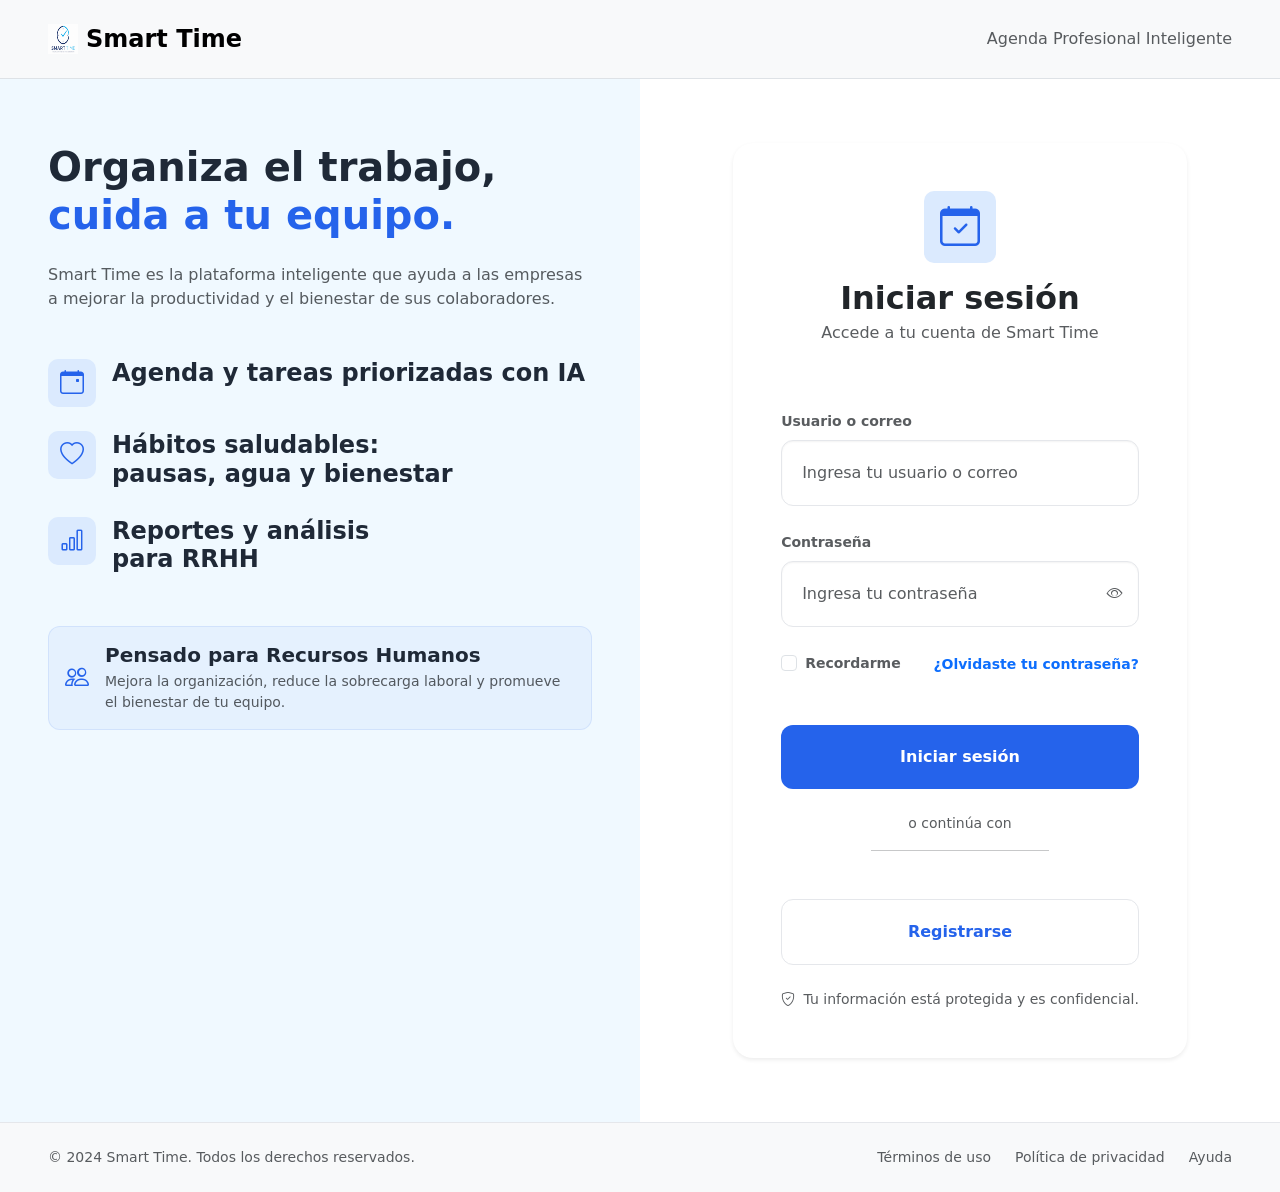
<file: index.html>
<!DOCTYPE html>
<html lang="es">

<head>
    <meta charset="UTF-8">
    <meta name="viewport" content="width=device-width, initial-scale=1.0">
    <title>Smart Time - Agenda Profesional Inteligente</title>
    <link href="https://cdn.jsdelivr.net/npm/bootstrap@5.3.0/dist/css/bootstrap.min.css" rel="stylesheet">
    <link rel="stylesheet" href="https://cdn.jsdelivr.net/npm/bootstrap-icons@1.11.0/font/bootstrap-icons.css">
    <style>
        :root {
            --st-primary-blue: #2563EB;
            /* Azul de los botones y textos resaltados */
            --st-bg-light-blue: #F0F9FF;
            /* Fondo claro de la izquierda */
            --st-text-dark: #1F2937;
            /* Color de texto principal */
            --st-text-muted: #6B7280;
            /* Color de texto secundario */
        }

        body {
            font-family: system-ui, -apple-system, sans-serif;
            color: var(--st-text-dark);
            background-color: #fff;
        }

        /* Estilos para el contenedor principal de la página completa */
        .full-page-container {
            min-height: 100vh;
            display: flex;
            flex-direction: column;
        }

        .main-content {
            flex: 1;
            display: flex;
        }

        /* Estilos de la columna izquierda (Fondo, Padding) */
        .left-panel {
            background-color: var(--st-bg-light-blue);
            padding: 4rem 3rem;
            position: relative;
        }

        .hero-title {
            font-weight: 800;
            line-height: 1.2;
            margin-bottom: 1.5rem;
        }

        .hero-text-blue {
            color: var(--st-primary-blue);
        }

        .feature-icon-wrapper {
            background-color: #DBEAFE;
            /* Fondo azul muy claro para iconos */
            border-radius: 10px;
            display: flex;
            align-items: center;
            justify-content: center;
            width: 48px;
            height: 48px;
            margin-right: 1rem;
        }

        .feature-icon {
            font-size: 1.5rem;
            color: var(--st-primary-blue);
        }

        .feature-title {
            font-weight: 600;
            margin-bottom: 0.25rem;
        }

        .hr-callout {
            background-color: rgba(37, 99, 235, 0.05);
            /* Fondo muy claro */
            border: 1px solid rgba(37, 99, 235, 0.1);
            border-radius: 12px;
            padding: 1rem;
            margin-top: 2rem;
        }

        /* Estilos de la columna derecha (Fondo blanco) */
        .right-panel {
            background-color: #fff;
            padding: 4rem 3rem;
        }

        .login-card {
            border: none;
            box-shadow: 0 10px 15px -3px rgba(0, 0, 0, 0.1);
            /* Sombra suave */
            border-radius: 20px;
        }

        .login-title {
            font-weight: 800;
        }

        /* Input con bordes redondeados y sombra interior suave */
        .form-control-custom {
            border-radius: 12px;
            padding: 1.25rem;
            border: 1px solid #E5E7EB;
            box-shadow: inset 0 1px 2px rgba(0, 0, 0, 0.05);
        }

        .form-control-custom:focus {
            box-shadow: 0 0 0 3px rgba(37, 99, 235, 0.1);
            border-color: var(--st-primary-blue);
        }

        /* Botón de inicio de sesión */
        .btn-st-primary {
            background-color: var(--st-primary-blue);
            color: #fff;
            border-radius: 12px;
            padding: 1.25rem;
            border: none;
            font-weight: 600;
        }

        .btn-st-primary:hover {
            background-color: #1d4ed8;
            color: #fff;
        }

        /* Botón de registro */
        .btn-st-secondary {
            background-color: #fff;
            color: var(--st-primary-blue);
            border: 1px solid #E5E7EB;
            border-radius: 12px;
            padding: 1.25rem;
            font-weight: 600;
        }

        .btn-st-secondary:hover {
            background-color: #F9FAFB;
            color: var(--st-primary-blue);
        }

        /* Pie de página */
        footer {
            border-top: 1px solid #E5E7EB;
            color: var(--st-text-muted);
            font-size: 0.875rem;
        }
    </style>
</head>
<script src="assets/js/app.js"></script>

<body class="bg-light">

    <div class="full-page-container">

        <nav class="navbar navbar-expand-lg navbar-light bg-light py-3 border-bottom">
            <div class="container-fluid px-5">
                <a class="navbar-brand d-flex align-items-center" href="#">
                    <img src="assets/imagenes/logo.png" alt="Icono" width="30" height="30" class="me-2"> <span
                        class="fs-4 fw-bold">Smart Time</span>
                </a>
                <span class="navbar-text text-muted">Agenda Profesional Inteligente</span>
            </div>
        </nav>

        <div class="main-content">
            <div class="col-lg-6 left-panel">
                <div class="container-fluid px-0">
                    <h1 class="hero-title">Organiza el trabajo,<br><span class="hero-text-blue">cuida a tu
                            equipo.</span></h1>
                    <p class="text-muted mb-5">
                        Smart Time es la plataforma inteligente que ayuda a las empresas a mejorar la productividad y el
                        bienestar de sus colaboradores.
                    </p>

                    <div class="d-flex align-items-start mb-4">
                        <div class="feature-icon-wrapper">
                            <i class="bi bi-calendar-event feature-icon"></i>
                        </div>
                        <div>
                            <h4 class="feature-title">Agenda y tareas priorizadas con IA</h4>
                        </div>
                    </div>

                    <div class="d-flex align-items-start mb-4">
                        <div class="feature-icon-wrapper">
                            <i class="bi bi-heart feature-icon"></i>
                        </div>
                        <div>
                            <h4 class="feature-title">Hábitos saludables:<br>pausas, agua y bienestar</h4>
                        </div>
                    </div>

                    <div class="d-flex align-items-start mb-4">
                        <div class="feature-icon-wrapper">
                            <i class="bi bi-bar-chart feature-icon"></i>
                        </div>
                        <div>
                            <h4 class="feature-title">Reportes y análisis<br>para RRHH</h4>
                        </div>
                    </div>

                    <div class="hr-callout d-flex align-items-center mt-5">
                        <i class="bi bi-people feature-icon me-3"></i>
                        <div>
                            <h5 class="feature-title mb-1">Pensado para Recursos Humanos</h5>
                            <p class="text-muted mb-0 small">Mejora la organización, reduce la sobrecarga laboral y
                                promueve el bienestar de tu equipo.</p>
                        </div>
                    </div>

                </div>
            </div>

            <div class="col-lg-6 right-panel d-flex align-items-center justify-content-center">
                <div class="card shadow-sm p-5 login-card">
                    <div class="text-center mb-5">
                        <div class="feature-icon-wrapper mx-auto mb-3" style="width: 72px; height: 72px;">
                            <i class="bi bi-calendar-check feature-icon" style="font-size: 2.5rem;"></i>
                        </div>
                        <h2 class="login-title mb-1">Iniciar sesión</h2>
                        <p class="text-muted">Accede a tu cuenta de Smart Time</p>
                    </div>

                    <form>
                        <div class="mb-4">
                            <label for="username" class="form-label text-muted small fw-bold">Usuario o correo</label>
                            <input type="text" class="form-control form-control-custom" id="username"
                                placeholder="Ingresa tu usuario o correo">
                        </div>
                        <div class="mb-4">
                            <label for="password" class="form-label text-muted small fw-bold">Contraseña</label>
                            <div class="position-relative">
                                <input type="password" class="form-control form-control-custom" id="password"
                                    placeholder="Ingresa tu contraseña">
                                <i class="bi bi-eye position-absolute end-0 top-50 translate-middle-y me-3 text-muted"
                                    style="cursor: pointer;"></i>
                            </div>
                        </div>

                        <div class="d-flex justify-content-between align-items-center mb-5">
                            <div class="form-check">
                                <input class="form-check-input" type="checkbox" id="rememberMe">

                                <label class="form-check-label text-muted small fw-bold" for="rememberMe">
                                    Recordarme
                                </label>
                            </div>
                            <a href="#" class="text-primary text-decoration-none small fw-bold" data-bs-toggle="modal"
                                data-bs-target="#resetPasswordModal">¿Olvidaste tu contraseña?</a>
                            <div class="modal fade" id="resetPasswordModal" tabindex="-1" aria-hidden="true">
                                <div class="modal-dialog modal-dialog-centered">
                                    <div class="modal-content p-4" style="border-radius: 20px;">
                                        <div class="modal-header border-0">
                                            <h5 class="modal-title fw-bold fs-3">Recuperar Contraseña</h5>
                                            <button type="button" class="btn-close" data-bs-dismiss="modal"
                                                aria-label="Close"></button>
                                        </div>
                                        <div class="modal-body">
                                            <p class="text-muted small">Ingresa tu correo electrónico y te enviaremos
                                                las instrucciones para restablecer tu contraseña de forma local.</p>

                                            <form class="needs-validation" novalidate id="formResetPassword">
                                                <div class="mb-3">
                                                    <label class="form-label text-muted small fw-bold">Correo
                                                        Electrónico</label>
                                                    <input type="email" class="form-control form-control-custom"
                                                        placeholder="correo@ejemplo.com" required>
                                                    <div class="invalid-feedback">Ingresa el correo asociado a tu
                                                        cuenta.</div>
                                                </div>
                                                <button type="submit" class="btn btn-st-primary w-100 mt-2">Enviar
                                                    enlace de recuperación</button>
                                            </form>

                                            <div class="alert alert-success mt-3 d-none" id="resetAlert" role="alert">
                                                <i class="bi bi-check-circle-fill me-2"></i> ¡Enlace enviado! Revisa tu
                                                bandeja de entrada simulada.
                                            </div>
                                        </div>
                                    </div>
                                </div>
                            </div>
                        </div>

                        <button type="submit" class="btn btn-st-primary w-100 mb-4">Iniciar sesión</button>

                        <div class="text-center mb-4">
                            <p class="text-muted small">o continúa con</p>
                            <hr class="w-50 mx-auto mt-2 mb-4">
                        </div>
                        <button type="button" class="btn btn-st-secondary w-100 mb-4" data-bs-toggle="modal"
                            data-bs-target="#registerModal">Registrarse</button>


                        <div class="modal fade" id="registerModal" tabindex="-1" aria-labelledby="registerModalLabel"
                            aria-hidden="true">
                            <div class="modal-dialog modal-dialog-centered">
                                <div class="modal-content p-4" style="border-radius: 20px;">
                                    <div class="modal-header border-0">
                                        <h5 class="modal-title fw-bold fs-3" id="registerModalLabel">Crear Cuenta</h5>
                                        <button type="button" class="btn-close" data-bs-dismiss="modal"
                                            aria-label="Close"></button>
                                    </div>
                                    <div class="modal-body">
                                        <form class="needs-validation" novalidate id="formRegister">
                                            <div class="mb-3">
                                                <label class="form-label text-muted small fw-bold">Nombre
                                                    Completo</label>
                                                <input type="text" class="form-control form-control-custom"
                                                    placeholder="Ej. Juan Pérez" required>
                                                <div class="invalid-feedback">Por favor, ingresa tu nombre.</div>
                                            </div>
                                            <div class="mb-3">
                                                <label class="form-label text-muted small fw-bold">Correo
                                                    Electrónico</label>
                                                <input type="email" class="form-control form-control-custom"
                                                    placeholder="correo@ejemplo.com" required>
                                                <div class="invalid-feedback">Ingresa un correo electrónico válido.
                                                </div>
                                            </div>
                                            <div class="mb-3">
                                                <label class="form-label text-muted small fw-bold">Contraseña</label>
                                                <input type="password" class="form-control form-control-custom"
                                                    id="regPassword" placeholder="Mínimo 6 caracteres" minlength="6"
                                                    required>
                                                <div class="invalid-feedback">La contraseña debe tener al menos 6
                                                    caracteres.</div>
                                            </div>
                                            <button type="submit" class="btn btn-st-primary w-100 mt-3">Registrarme en
                                                Smart Time</button>
                                        </form>
                                    </div>
                                </div>
                            </div>
                        </div>

                        <div class="text-center text-muted small">
                            <i class="bi bi-shield-check me-1"></i> Tu información está protegida y es confidencial.
                        </div>
                    </form>
                </div>
            </div>
        </div>

        <footer class="py-4 bg-light">
            <div class="container-fluid px-5 d-flex justify-content-between align-items-center">
                <span class="text-muted">© 2024 Smart Time. Todos los derechos reservados.</span>
                <div class="d-flex gap-4">
                    <a href="#" class="text-muted text-decoration-none">Términos de uso</a>
                    <a href="#" class="text-muted text-decoration-none">Política de privacidad</a>
                    <a href="#" class="text-muted text-decoration-none">Ayuda</a>
                </div>
            </div>
        </footer>

    </div>

    <script src="https://cdn.jsdelivr.net/npm/bootstrap@5.3.0/dist/js/bootstrap.bundle.min.js"></script>

</body>

</html>
</file>
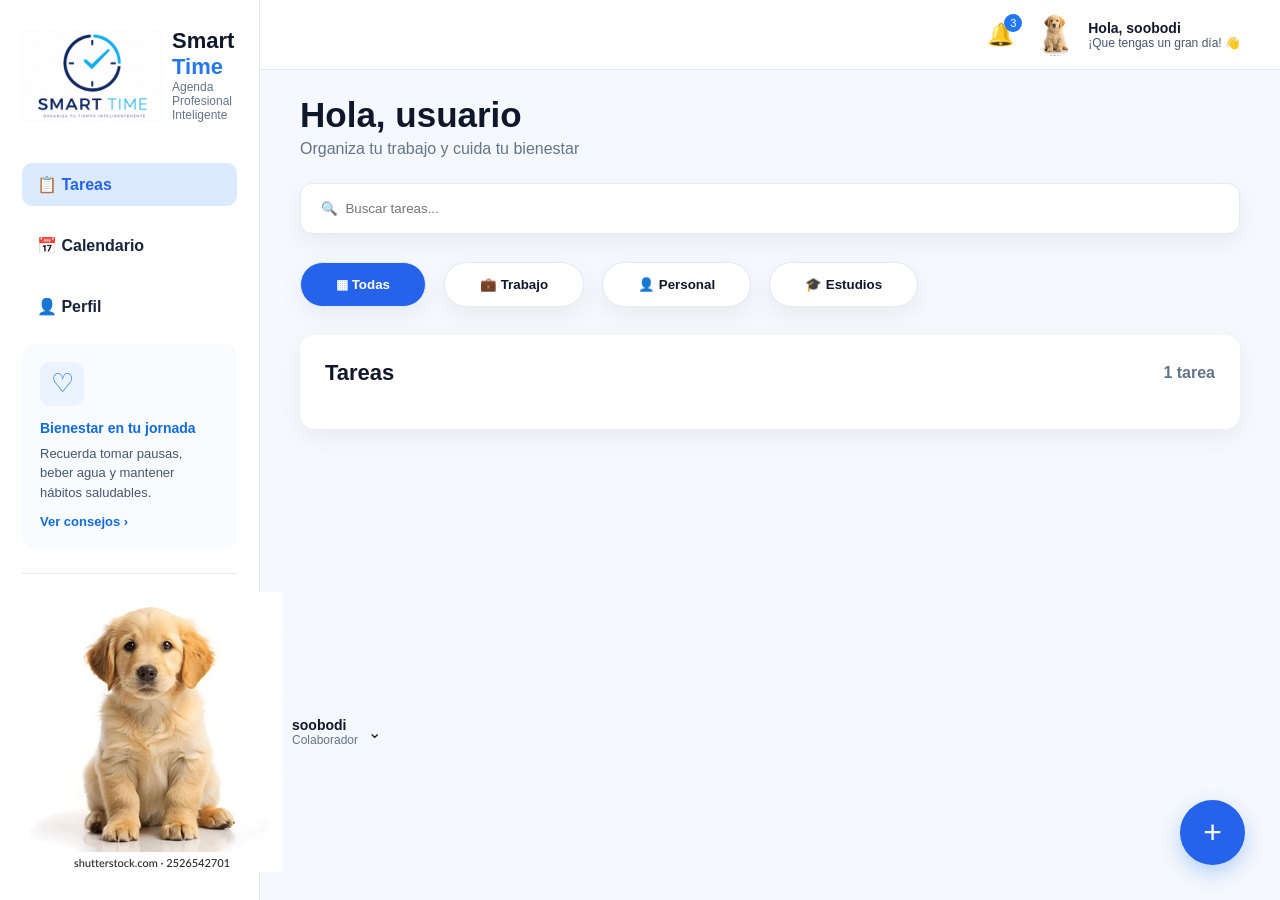
<file: tareas.html>
<!DOCTYPE html>
<html lang="es">
<head>
    <meta charset="UTF-8">
    <meta name="viewport" content="width=device-width, initial-scale=1.0">
    <title>Smart Time - Tareas</title>
    <link rel="stylesheet" href="assets/css/estilos.css">
</head>
<body>

       <aside class="sidebar">

        <div>

            <div class="logo">
                <img src="assets/imagenes/logo.png" alt="Logo Smart Time" class="logo-img">

                <div>
                    <h2>Smart <span>Time</span></h2>
                    <p>Agenda Profesional Inteligente</p>
                </div>
            </div>

            <nav class="menu">
                <a href="tareas.html" class="activo">📋 Tareas</a>
                <a href="calendario.html">📅 Calendario</a>
                <a href="perfil.html">👤 Perfil</a>
            </nav>

        </div>

        <div>

            <div class="bienestar">
                <div class="icono">♡</div>

                <h4>Bienestar en tu jornada</h4>

                <p>
                    Recuerda tomar pausas,
                    beber agua y mantener
                    hábitos saludables.
                </p>

                <a href="consejos.html">Ver consejos ›</a>
            </div>

            <div class="usuario-lateral">
                <img src="assets/imagenes/perrito.webp" alt="Perfil">

                <div>
                    <h4>soobodi</h4>
                    <p>Colaborador</p>
                </div>

                <span>⌄</span>
            </div>

        </div>

    </aside>

    <main class="contenido">

        <header class="superior">
            <div></div>

            <div></div>

            <div class="top-user">

                <div class="campana">
                    🔔
                    <span>3</span>
                </div>

                <img src="assets/imagenes/perrito.webp" alt="Perfil">

                <div>
                    <h4>Hola, soobodi</h4>
                    <p>¡Que tengas un gran día! 👋</p>
                </div>

            </div>

        </header>

        <section class="titulo">
            <h1>Hola, usuario</h1>
            <p>Organiza tu trabajo y cuida tu bienestar</p>
        </section>

        <section class="buscador-tareas">
            <input type="text" placeholder="🔍  Buscar tareas...">
        </section>

        <section class="filtros-tareas">
    <button class="filtro activo" data-filtro="Todas">▦ Todas</button>
    <button class="filtro" data-filtro="Trabajo">💼 Trabajo</button>
    <button class="filtro" data-filtro="Personal">👤 Personal</button>
    <button class="filtro" data-filtro="Estudios">🎓 Estudios</button>
</section>

        <section class="panel-tareas">

            <div class="encabezado-lista">
                <h2>Tareas</h2>
                <span>1 tarea</span>
            </div>

            <div class="lista-tareas">

            </div>

        </section>

        <a href="nueva_tarea.html" class="boton-flotante">+</a>

    </main>
    <script src="assets/js/tareas.js"></script>

</body>
</html>
</file>
<file: assets/css/estilos.css>
/* ==========================================================================
   1. VARIABLES DE DISEÑO (SISTEMA DE DISEÑO UNIFICADO)
   ========================================================================== */
:root {
    /* Paleta Principal (Smart Time Blue) */
    --color-principal: #2563eb;
    --color-principal-hover: #1d4ed8;
    --color-secundario: #dbeafe;
    --color-azul-variante: #2378f2;
    --color-azul-alerta: #126bdc;
    --color-azul-suave: #eef5ff;

    /* Neutros y Fondos */
    --color-fondo: #f5f8fc;
    --color-blanco: #ffffff;
    --color-texto: #0f172a;
    --color-texto-oscuro-variante: #0b1833;
    --color-texto-secundario: #64748b;
    --color-texto-muted: #526179;
    --color-texto-menu: #17243c;

    /* Bordes y Estados */
    --color-borde: #e4e9f2;
    --color-gris: #94a3b8;
    --color-peligro: #f3374f;
    --color-peligro-suave: #fee2e2;
    --color-peligro-texto: #dc2626;

    /* Elevaciones y Sombras */
    --sombra: 0 8px 25px rgba(15, 23, 42, 0.06);
    --sombra-suave: 0 6px 18px rgba(0, 0, 0, 0.04);
    --sombra-flotante: 0 8px 20px rgba(35, 120, 242, 0.3);
}

/* ==========================================================================
   2. RESET Y TIPOGRAFÍA BASE
   ========================================================================== */
* {
    margin: 0;
    padding: 0;
    box-sizing: border-box;
    font-family: 'Segoe UI', Arial, Helvetica, sans-serif;
}

body {
    display: flex;
    background-color: var(--color-fondo);
    color: var(--color-texto);
    min-height: 100vh;
}

/* Envoltorio principal para layouts complejos (Perfil/App) */
.app {
    display: flex;
    width: 100%;
    min-height: 100vh;
}

/* ==========================================================================
   3. NAVEGACIÓN LATERAL (SIDEBAR MULTIVISTA)
   ========================================================================== */
.sidebar {
    width: 260px;
    height: 100vh;
    background-color: var(--color-blanco);
    border-right: 1px solid var(--color-borde);
    padding: 28px 22px;
    display: flex;
    flex-direction: column;
    justify-content: space-between;
    position: sticky;
    top: 0;
}

.logo {
    display: flex;
    align-items: center;
    justify-content: center;
    gap: 10px;
    margin-bottom: 5px;
}

.logo-icon {
    background: var(--color-azul-variante);
    color: var(--color-blanco);
    padding: 9px;
    border-radius: 8px;
    font-size: 20px;
    display: grid;
    place-items: center;
}

.logo h2 {
    font-size: 22px;
}

.logo span {
    color: var(--color-azul-variante);
}

.logo p {
    font-size: 12px;
    color: var(--color-texto-secundario);
}

.logo-img {
    width: 140px;
    height: auto;
    object-fit: contain;
}

/* Menú de Navegación */
.menu {
    display: flex;
    flex-direction: column;
    gap: 18px;
    margin-top: 40px;
}

.menu a {
    text-decoration: none;
    color: var(--color-texto-menu);
    font-weight: bold;
    padding: 12px 15px;
    border-radius: 10px;
    font-size: 16px;
    transition: background 0.2s ease, color 0.2s ease;
}

.menu a:hover {
    background-color: var(--color-secundario);
}

.menu .activo {
    background-color: var(--color-secundario);
    color: var(--color-principal);
}

/* ==========================================================================
   4. COMPONENTES LATERALES (BIENESTAR / CONSEJOS)
   ========================================================================== */
.consejo, .bienestar {
    background-color: var(--color-fondo);
    border-radius: 12px;
    padding: 18px;
    margin-bottom: 25px;
}

/* Armonización de la variante con fondo azul suave */
.bienestar {
    background: #f8fbff;
}

.corazon, .bienestar .icono {
    width: 44px;
    height: 44px;
    display: flex;
    justify-content: center;
    align-items: center;
    background-color: var(--color-blanco);
    border-radius: 50%;
    color: var(--color-principal);
    margin-bottom: 10px;
    font-size: 20px;
}

.bienestar .icono {
    background: #eaf3ff;
    color: var(--color-azul-variante);
    border-radius: 10px;
    display: grid;
    place-items: center;
    font-size: 26px;
}

.consejo h4, .bienestar h4 {
    color: var(--color-principal);
    margin-bottom: 8px;
}

.bienestar h4 {
    color: var(--color-azul-alerta);
    margin: 14px 0 8px;
    font-size: 14px;
}

.consejo p, .bienestar p {
    color: var(--color-texto-secundario);
    font-size: 13px;
    line-height: 1.4;
}

.bienestar p {
    color: #47566f;
    line-height: 1.5;
}

.consejo a, .bienestar a {
    text-decoration: none;
    color: var(--color-principal);
    font-weight: bold;
    display: inline-block;
    margin-top: 12px;
}

.bienestar a {
    color: var(--color-azul-alerta);
    font-size: 13px;
}

/* ==========================
   USUARIO (BARRA LATERAL)
========================== */

.usuario, .usuario-lateral {
    display: flex;
    align-items: center;
    gap: 10px;
    border-top: 1px solid var(--color-borde);
    padding-top: 18px;
    margin-top: auto; /* Empuja el bloque de usuario siempre hacia el fondo de la sidebar */
}

.usuario h4, .usuario-lateral h4 {
    font-size: 14px;
    font-weight: 600;
    color: var(--color-texto);
}

.usuario p, .usuario-lateral p {
    color: var(--color-texto-secundario);
    font-size: 12px;
}

/* Selector para asegurar que la foto mantenga simetría perfecta */
.usuario .foto, .usuario-lateral .foto {
    width: 45px;
    height: 45px;
    border-radius: 50%;
    object-fit: cover;
    border: 2px solid var(--color-secundario); /* Opcional: Un sutil borde azul claro */
}
/* ==========================================================================
   5. ESTRUCTURA CENTRAL DE CONTENIDO Y TOPBAR
   ========================================================================== */
.contenido {
    flex: 1;
    padding: 0 40px 45px;
    width: 100%;
}

.superior, .top {
    height: 70px;
    background: var(--color-blanco);
    margin: 0 -40px;
    padding: 0 40px;
    display: flex;
    justify-content: space-between;
    align-items: center;
    border-bottom: 1px solid var(--color-borde);
}

.perfil-superior, .top-user {
    display: flex;
    align-items: center;
    gap: 12px;
}

.foto-mini, .top-user img {
    width: 42px;
    height: 42px;
    border-radius: 50%;
    object-fit: cover;
}

.top-user h4 {
    font-size: 14px;
}

.top-user p {
    font-size: 12px;
    color: #47566f;
}

.campana {
    position: relative;
    font-size: 22px;
    margin-right: 8px;
    cursor: pointer;
}

.campana span {
    position: absolute;
    top: -8px;
    right: -8px;
    background: var(--color-azul-variante);
    color: var(--color-blanco);
    font-size: 11px;
    width: 18px;
    height: 18px;
    border-radius: 50%;
    display: grid;
    place-items: center;
}

/* ==========================================================================
   6. VISTA PERFIL DE USUARIO (INTEGRADO DE PERFIL.CSS)
   ========================================================================== */
.perfil-header {
    display: flex;
    align-items: center;
    gap: 35px;
    margin-top: 40px;
}

.foto-perfil {
    position: relative;
}

.foto-perfil img {
    width: 155px;
    height: 155px;
    border-radius: 50%;
    object-fit: cover;
    border: 4px solid var(--color-azul-variante);
    padding: 4px;
    background: var(--color-blanco);
}

.foto-perfil button {
    position: absolute;
    right: 10px;
    bottom: 12px;
    width: 38px;
    height: 38px;
    border: none;
    border-radius: 50%;
    background: var(--color-azul-variante);
    color: var(--color-blanco);
    cursor: pointer;
    box-shadow: var(--sombra-suave);
}

.datos h1 {
    font-size: 26px;
    margin-bottom: 8px;
}

.datos p {
    color: var(--color-texto-muted);
}

/* Tarjetas Métricas / Resumen */
.resumen {
    margin-left: auto;
    display: flex;
    gap: 30px;
}

.card-numero {
    width: 250px;
    height: 95px;
    background: var(--color-blanco);
    border: 1px solid var(--color-borde);
    border-radius: 10px;
    display: grid;
    place-items: center;
    box-shadow: var(--sombra-suave);
}

.card-numero h2 {
    color: #1474e8;
    font-size: 34px;
}

.card-numero p {
    font-weight: 700;
    font-size: 13px;
}

/* Grilla de Ajustes de Perfil */
.config-grid {
    display: grid;
    grid-template-columns: repeat(2, 1fr);
    gap: 22px;
}

.config-card {
    background: var(--color-blanco);
    border: 1px solid var(--color-borde);
    border-radius: 10px;
    padding: 22px 25px;
    display: flex;
    align-items: center;
    gap: 22px;
    box-shadow: var(--sombra-suave);
}

.icono-config {
    width: 60px;
    height: 60px;
    background: var(--color-azul-suave);
    border-radius: 50%;
    display: grid;
    place-items: center;
    font-size: 25px;
}

.config-card h3 {
    font-size: 16px;
    margin-bottom: 6px;
}

.config-card p {
    color: var(--color-texto-muted);
    font-size: 13px;
    line-height: 1.4;
}

.config-card span {
    margin-left: auto;
    font-size: 34px;
    color: var(--color-texto-muted);
}

.cerrar {
    width: 100%;
    height: 60px;
    margin-top: 35px;
    border: none;
    border-radius: 8px;
    background: var(--color-peligro);
    color: var(--color-blanco);
    font-size: 15px;
    font-weight: 700;
    cursor: pointer;
    transition: opacity 0.2s ease;
}

.cerrar:hover {
    opacity: 0.9;
}

/* ==========================================================================
   7. VISTA DASHBOARD PRINCIPAL Y CALENDARIO
   ========================================================================== */
.titulo {
    margin-top: 25px;
}

.titulo h1 {
    font-size: 35px;
}

.titulo p {
    color: var(--color-texto-secundario);
    margin-top: 5px;
}

.paneles {
    display: grid;
    grid-template-columns: 1.2fr 0.8fr;
    gap: 25px;
    margin-top: 25px;
}

.calendario, .tareas-dia {
    background-color: var(--color-blanco);
    border-radius: 18px;
    padding: 25px;
    box-shadow: var(--sombra);
}

/* Grid de Calendario Interno */
.encabezado-calendario {
    display: flex;
    justify-content: space-between;
    align-items: center;
}

.controles-calendario button {
    width: 40px;
    height: 40px;
    border: 1px solid var(--color-borde);
    background-color: var(--color-blanco);
    border-radius: 8px;
    cursor: pointer;
}

.controles-calendario button:hover {
    background-color: var(--color-secundario);
}

.dias-semana, .dias {
    display: grid;
    grid-template-columns: repeat(7, 1fr);
    text-align: center;
}

.dias-semana {
    margin-top: 30px;
    font-weight: bold;
    color: var(--color-texto-secundario);
}

.dias {
    margin-top: 25px;
    gap: 15px;
}

.dias span {
    width: 40px;
    height: 40px;
    display: flex;
    justify-content: center;
    align-items: center;
    margin: auto;
    border-radius: 50%;
    cursor: pointer;
}

.dias span:hover {
    background-color: var(--color-secundario);
}

.seleccionado {
    background-color: var(--color-principal);
    color: var(--color-blanco);
}

.gris {
    color: var(--color-gris);
}

/* Lista de Tareas del Día */
.encabezado-tareas {
    display: flex;
    justify-content: space-between;
    align-items: center;
}

.encabezado-tareas span {
    background-color: var(--color-secundario);
    color: var(--color-principal);
    padding: 8px 12px;
    border-radius: 8px;
    font-size: 13px;
    font-weight: bold;
}

.sin-tareas {
    text-align: center;
    margin-top: 60px;
}

.imagen-tarea {
    font-size: 80px;
    margin-bottom: 15px;
}

.sin-tareas h3 {
    margin-bottom: 10px;
}

.sin-tareas p {
    color: var(--color-texto-secundario);
    margin-bottom: 20px;
}

.sin-tareas button {
    background-color: var(--color-principal);
    color: var(--color-blanco);
    border: none;
    padding: 12px 20px;
    border-radius: 8px;
    cursor: pointer;
}

.sin-tareas button:hover {
    background-color: var(--color-principal-hover);
}

/* Tarjeta Dinámica de Tarea del Día */
.tarjeta-tarea {
    background-color: var(--color-secundario);
    padding: 15px;
    border-radius: 12px;
    margin-top: 15px;
    text-align: left;
}

.tarjeta-tarea h4 {
    color: var(--color-principal);
    margin-bottom: 8px;
}

.tarjeta-tarea p {
    color: var(--color-texto);
    font-size: 14px;
    margin-bottom: 5px;
}

/* ==========================================================================
   8. INTERFAZ DE ADMINISTRACIÓN Y FORMULARIOS DE TAREAS (CRUD)
   ========================================================================== */
.volver {
    display: inline-flex;
    align-items: center;
    gap: 8px;
    padding: 10px 18px;
    background-color: var(--color-blanco);
    color: var(--color-principal);
    border: 1px solid var(--color-secundario);
    border-radius: 10px;
    text-decoration: none;
    font-weight: 600;
    transition: all 0.3s ease;
}

.volver:hover {
    background-color: var(--color-principal);
    color: var(--color-blanco);
    transform: translateX(-3px);
}

.formulario-tarea {
    background-color: var(--color-blanco);
    margin-top: 25px;
    padding: 30px;
    border-radius: 18px;
    box-shadow: var(--sombra);
}

.formulario-tarea form {
    display: flex;
    flex-direction: column;
    gap: 15px;
}

.formulario-tarea label {
    font-weight: bold;
    color: var(--color-texto);
}

.formulario-tarea p {
    color: var(--color-texto-secundario);
    font-size: 13px;
}

.formulario-tarea input, .formulario-tarea textarea {
    width: 100%;
    padding: 15px;
    border: 1px solid var(--color-borde);
    border-radius: 8px;
    outline: none;
}

.formulario-tarea textarea {
    height: 90px;
    resize: none;
}

.categorias {
    display: grid;
    grid-template-columns: repeat(3, 1fr);
    gap: 15px;
}

.categoria {
    padding: 15px;
    border: 1px solid var(--color-borde);
    background-color: var(--color-blanco);
    border-radius: 8px;
    font-weight: bold;
    cursor: pointer;
}

.categoria.activa {
    background-color: var(--color-secundario);
    color: var(--color-principal);
    border-color: var(--color-secundario);
}

.fila-formulario {
    display: grid;
    grid-template-columns: 1fr 1fr;
    gap: 20px;
}

.centrar {
    text-align: center;
}

.btn-guardar {
    background-color: var(--color-principal);
    color: var(--color-blanco);
    border: none;
    padding: 15px 45px;
    border-radius: 8px;
    font-weight: bold;
    cursor: pointer;
}

.btn-guardar:hover {
    background-color: var(--color-principal-hover);
}

/* Buscador y Listados Extensos */
.buscador-tareas {
    margin-top: 25px;
}

.buscador-tareas input {
    width: 100%;
    padding: 17px 20px;
    border: 1px solid var(--color-borde);
    border-radius: 12px;
    outline: none;
    box-shadow: var(--sombra);
}

.filtros-tareas {
    display: flex;
    gap: 18px;
    margin-top: 28px;
    flex-wrap: wrap;
}

.filtro {
    padding: 14px 35px;
    border: 1px solid var(--color-borde);
    border-radius: 25px;
    background-color: var(--color-blanco);
    color: var(--color-texto);
    font-weight: bold;
    cursor: pointer;
    box-shadow: var(--sombra);
}

.filtro.activo {
    background-color: var(--color-principal);
    color: var(--color-blanco);
}

.panel-tareas {
    background-color: var(--color-blanco);
    margin-top: 28px;
    padding: 25px;
    border-radius: 15px;
    box-shadow: var(--sombra);
}

.encabezado-lista {
    display: flex;
    justify-content: space-between;
    align-items: center;
}

.encabezado-lista h2 {
    font-size: 22px;
}

.encabezado-lista span {
    color: var(--color-texto-secundario);
    font-weight: bold;
}

.lista-tareas {
    margin-top: 18px;
}

.item-tarea {
    display: flex;
    align-items: center;
    gap: 18px;
    border: 1px solid var(--color-borde);
    border-radius: 14px;
    padding: 22px;
}

.icono-tarea {
    width: 45px;
    height: 45px;
    display: flex;
    align-items: center;
    justify-content: center;
    background-color: var(--color-secundario);
    color: var(--color-principal);
    border-radius: 50%;
    font-size: 20px;
}

.info-tarea {
    flex: 1;
}

.info-tarea h3 {
    margin-bottom: 8px;
}

.categoria-texto {
    color: var(--color-principal);
    font-weight: bold;
    margin-bottom: 12px;
}

.detalle-tarea {
    display: flex;
    gap: 25px;
    color: var(--color-texto-secundario);
    font-size: 14px;
}

.flecha {
    font-size: 35px;
    color: var(--color-texto-secundario);
}

.btn-eliminar {
    background-color: var(--color-peligro-suave);
    color: var(--color-peligro-texto);
    border: none;
    padding: 10px 15px;
    border-radius: 8px;
    font-weight: bold;
    cursor: pointer;
}

.btn-eliminar:hover {
    background-color: var(--color-peligro-texto);
    color: var(--color-blanco);
}

/* ==========================================================================
   9. ELEMENTOS FLOTANTES INTERACTIVOS (ACCIONES RÁPIDAS)
   ========================================================================== */
.flotante, .boton-flotante {
    position: fixed;
    right: 35px;
    bottom: 35px;
    width: 65px;
    height: 65px;
    border: none;
    border-radius: 50%;
    background: var(--color-azul-variante);
    color: var(--color-blanco);
    font-size: 32px;
    cursor: pointer;
    box-shadow: var(--sombra-flotante);
    display: flex;
    justify-content: center;
    align-items: center;
    text-decoration: none;
    transition: background-color 0.2s ease;
}

/* Sobrescribimos el botón flotante clásico por consistencia */
.boton-flotante {
    background-color: var(--color-principal);
}

.flotante:hover, .boton-flotante:hover {
    background-color: var(--color-principal-hover);
}

/* ==========================================================================
   9.5 MODAL / DETALLE DE TAREAS
   ========================================================================== */
.modal-overlay {
    position: fixed;
    top: 0;
    left: 0;
    width: 100%;
    height: 100%;
    /* Fondo oscuro semi-transparente usando tu paleta */
    background-color: rgba(15, 23, 42, 0.5); 
    display: none; 
    justify-content: center;
    align-items: center;
    z-index: 1000;
}

.modal-tarjeta {
    background-color: var(--color-blanco);
    padding: 35px;
    border-radius: 18px; /* Manteniendo la curvatura de tus paneles */
    width: 90%;
    max-width: 500px;
    box-shadow: var(--sombra); /* Usando tu sombra global */
    position: relative;
    animation: entradaModal 0.3s ease-out;
}

.btn-cerrar-modal {
    position: absolute;
    top: 18px;
    right: 22px;
    font-size: 30px;
    color: var(--color-texto-secundario);
    cursor: pointer;
    transition: color 0.2s ease;
}

.btn-cerrar-modal:hover {
    color: var(--color-texto);
}

@keyframes entradaModal {
    from {
        transform: translateY(-20px);
        opacity: 0;
    }
    to {
        transform: translateY(0);
        opacity: 1;
    }
}

.modal-detalles-info h2 {
    margin-top: 0;
    color: var(--color-texto);
    font-size: 24px;
}

.modal-detalles-info .meta-item {
    display: flex;
    gap: 15px;
    margin: 15px 0;
    color: var(--color-texto-secundario);
    font-size: 14px;
}

.modal-detalles-info .descripcion-bloque {
    background-color: var(--color-fondo); /* Usando tu fondo gris claro */
    padding: 18px;
    border-radius: 12px;
    border-left: 4px solid var(--color-principal); /* Toque azul Smart Time */
    margin-top: 18px;
    color: var(--color-texto);
    white-space: pre-wrap; 
    font-size: 14px;
    line-height: 1.5;
}

/* ==========================================================================
   10. MEDIA QUERIES (RESPONSIVE SEAMLESS)
   ========================================================================== */
@media (max-width: 950px) {
    body, .app {
        flex-direction: column;
    }

    .sidebar {
        width: 100%;
        height: auto;
        position: relative;
        border-right: none;
        border-bottom: 1px solid var(--color-borde);
        padding: 20px 18px;
    }

    .menu {
        flex-direction: row;
        flex-wrap: wrap;
        margin-top: 20px;
        gap: 10px;
    }

    .menu a {
        padding: 8px 12px;
        font-size: 14px;
    }

    .contenido {
        padding: 20px 20px 45px;
    }

    .superior, .top {
        margin: 0 -20px;
        padding: 0 20px;
    }

    .paneles, .config-grid {
        grid-template-columns: 1fr;
    }

    .perfil-header {
        flex-direction: column;
        align-items: flex-start;
        gap: 20px;
    }

    .resumen {
        margin-left: 0;
        width: 100%;
        flex-direction: column;
        gap: 15px;
    }

    .card-numero {
        width: 100%;
    }
}

/* ==========================================================================
   11. NOTIFICACIONES Y MODAL DE CONFLICTO
   ========================================================================== */

/* Menú desplegable de la campana */
.campana-contenedor {
    position: relative;
}

.dropdown-notificaciones {
    display: none;
    position: absolute;
    top: 45px;
    right: -10px;
    width: 320px;
    background: var(--color-blanco);
    border: 1px solid var(--color-borde);
    border-radius: 12px;
    box-shadow: var(--sombra);
    z-index: 2000;
    padding: 15px;
    animation: entradaNotificacion 0.2s ease-out;
}

.dropdown-notificaciones.mostrar {
    display: block;
}

.dropdown-notificaciones h4 {
    margin-bottom: 15px;
    border-bottom: 1px solid var(--color-borde);
    padding-bottom: 10px;
    color: var(--color-texto);
}

.item-notificacion {
    padding: 12px;
    border-radius: 8px;
    background: var(--color-peligro-suave);
    color: var(--color-texto-oscuro-variante);
    margin-bottom: 10px;
    font-size: 13px;
    display: flex;
    gap: 10px;
    align-items: flex-start;
}

.item-notificacion.advertencia {
    background: #fffbeb;
    border-left: 3px solid #f59e0b;
}

.item-notificacion.peligro {
    background: var(--color-peligro-suave);
    border-left: 3px solid var(--color-peligro);
}

@keyframes entradaNotificacion {
    from { opacity: 0; transform: translateY(-10px); }
    to { opacity: 1; transform: translateY(0); }
}

/* Modal de Conflicto de Horario */
.modal-conflicto {
    position: fixed;
    top: 0; left: 0; width: 100%; height: 100%;
    background: rgba(15, 23, 42, 0.6);
    display: none; 
    justify-content: center; align-items: center;
    z-index: 3000;
}

.modal-conflicto-contenido {
    background: var(--color-blanco);
    padding: 30px;
    border-radius: 16px;
    width: 90%;
    max-width: 400px;
    text-align: center;
    box-shadow: var(--sombra-flotante);
}

.icono-error-modal {
    width: 60px; height: 60px;
    background: var(--color-peligro-suave);
    color: var(--color-peligro-texto);
    border-radius: 50%;
    display: flex; justify-content: center; align-items: center;
    font-size: 30px;
    margin: 0 auto 20px;
}

.btn-entendido {
    background: var(--color-texto);
    color: var(--color-blanco);
    border: none; padding: 12px 30px;
    border-radius: 8px; margin-top: 20px;
    cursor: pointer; font-weight: bold;
    width: 100%;
}

/* ==========================================================================
   12. ACORDEÓN DE AYUDA Y SOPORTE (FAQ)
   ========================================================================== */
.faq-contenedor {
    display: flex;
    flex-direction: column;
    gap: 15px;
}

.faq-item {
    background-color: var(--color-blanco);
    border: 1px solid var(--color-borde);
    border-radius: 12px;
    box-shadow: var(--sombra-suave);
    overflow: hidden;
}

/* El elemento clickeable (La pregunta) */
.faq-item summary {
    padding: 18px 22px;
    font-weight: bold;
    color: var(--color-texto);
    cursor: pointer;
    list-style: none; /* Oculta la flecha por defecto en algunos navegadores */
    display: flex;
    justify-content: space-between;
    align-items: center;
    transition: background-color 0.2s ease;
}

.faq-item summary:hover {
    background-color: var(--color-secundario);
}

/* Añadir nuestra propia flecha personalizada */
.faq-item summary::after {
    content: "▼";
    font-size: 12px;
    color: var(--color-principal);
    transition: transform 0.3s ease;
}

/* Girar la flecha cuando el acordeón está abierto */
.faq-item[open] summary::after {
    transform: rotate(180deg);
}

/* Esconder el marcador nativo de Webkit */
.faq-item summary::-webkit-details-marker {
    display: none;
}

/* El contenedor de la respuesta */
.faq-respuesta {
    padding: 0 22px 22px 22px;
    color: var(--color-texto-secundario);
    line-height: 1.6;
    font-size: 14.5px;
    border-top: 1px solid transparent;
    animation: deslizarAbajo 0.3s ease-out;
}

.faq-item[open] .faq-respuesta {
    border-top: 1px solid var(--color-borde);
    padding-top: 15px;
}

@keyframes deslizarAbajo {
    from { opacity: 0; transform: translateY(-10px); }
    to { opacity: 1; transform: translateY(0); }
}

/* ==========================================================================
   13. BIENESTAR Y CONSEJOS (PROGRESS TRACKERS)
   ========================================================================== */
.card-consejo {
    background: var(--color-blanco);
    padding: 25px 30px;
    border-radius: 15px;
    display: flex;
    gap: 20px;
    align-items: center;
    box-shadow: var(--sombra);
    margin-top: 25px;
    margin-bottom: 35px;
    border-left: 5px solid #f59e0b;
}

.icono-grande {
    font-size: 35px;
}

.imagen-bienestar {
    font-size: 45px;
    margin-left: auto;
    opacity: 0.8;
}

.subtitulo-consejos {
    font-size: 20px;
    margin-bottom: 20px;
    color: var(--color-texto);
}

.progreso-grid {
    display: grid;
    grid-template-columns: repeat(2, 1fr);
    gap: 25px;
}

.card-progreso {
    background: var(--color-blanco);
    padding: 30px;
    border-radius: 16px;
    text-align: center;
    box-shadow: var(--sombra);
}

.icono-agua, .icono-pausa {
    font-size: 35px;
    margin-bottom: 10px;
}

.contador-circular {
    width: 130px;
    height: 130px;
    border-radius: 50%;
    border: 8px solid var(--color-secundario);
    display: flex;
    flex-direction: column;
    justify-content: center;
    align-items: center;
    margin: 25px auto;
}

.contador-circular h2 {
    font-size: 40px;
    color: var(--color-principal);
    line-height: 1;
}

.contador-circular.verde {
    border-color: #dcfce7;
}

.contador-circular.verde h2 {
    color: #16a34a;
}

.botones-contador {
    display: flex;
    justify-content: center;
    gap: 15px;
    margin-bottom: 15px;
}

.botones-contador button {
    width: 45px;
    height: 45px;
    border: none;
    border-radius: 50%;
    background: var(--color-fondo);
    color: var(--color-texto);
    font-size: 24px;
    cursor: pointer;
    transition: background 0.2s, transform 0.1s;
    display: flex;
    justify-content: center;
    align-items: center;
}

.botones-contador button:hover {
    background: var(--color-borde);
}

.botones-contador button:active {
    transform: scale(0.95);
}

@media (max-width: 768px) {
    .progreso-grid {
        grid-template-columns: 1fr;
    }
}
</file>
